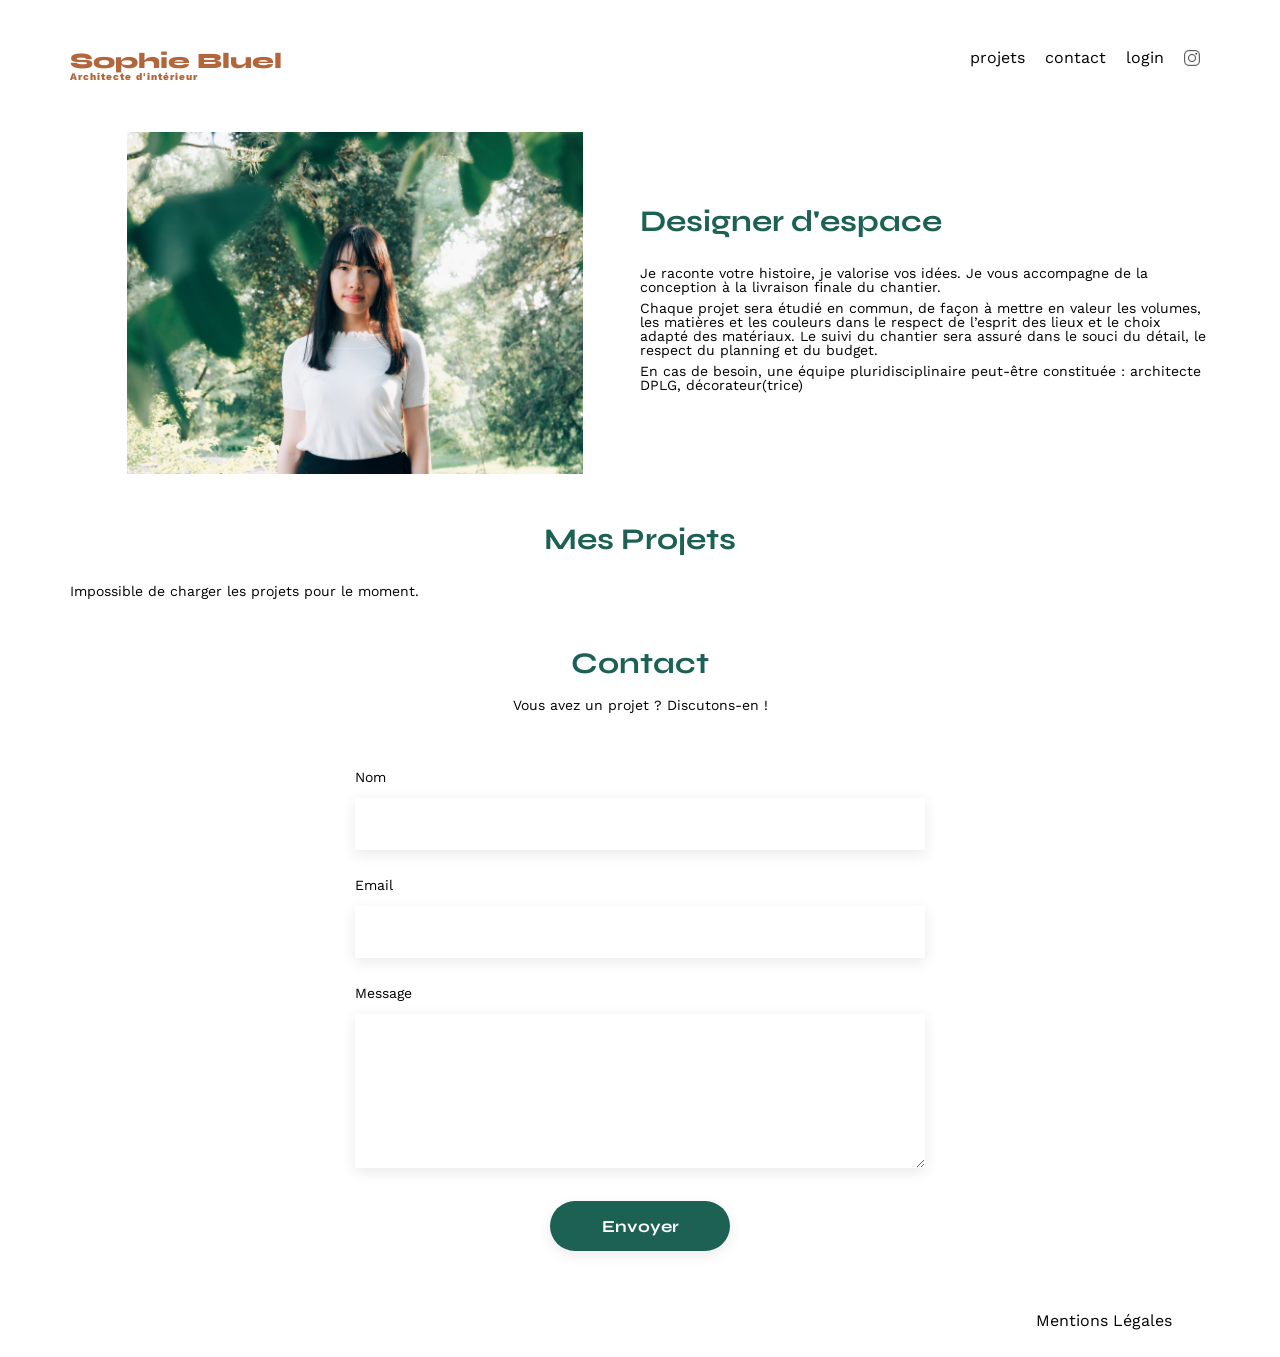
<file: FrontEnd/index.html>
<!DOCTYPE html>
<html lang="fr">
<head>
	<meta charset="UTF-8">
	<title>Sophie Bluel - Architecte d'intérieur</title>
	<meta name="viewport" content="width=device-width, initial-scale=1.0">
	<link rel="preconnect" href="https://fonts.googleapis.com">
	<link rel="preconnect" href="https://fonts.gstatic.com" crossorigin>
	<link href="https://fonts.googleapis.com/css2?family=Syne:wght@700;800&family=Work+Sans&display=swap" rel="stylesheet">
	<meta name="description" content="">
	<link rel="stylesheet" href="./assets/style.css">
</head>
<body>
	<header>
		<h1>Sophie Bluel <span>Architecte d'intérieur</span></h1>
		<nav>
			<ul>
				<li><a href="#portfolio">projets</a></li>
				<li><a href="#contact">contact</a></li>
				<li><a href="./login.html" class="nav-login">login</a></li>
				<li><img src="./assets/icons/instagram.png" alt="Instagram"></li>
		</ul>
	</nav>
</header>
<main>
	<section id="introduction">
		<figure>
			<img src="./assets/images/sophie-bluel.png" alt="">
		</figure>
		<article>
			<h2>Designer d'espace</h2>
			<p>Je raconte votre histoire, je valorise vos idées. Je vous accompagne de la conception à la livraison finale du chantier.</p>
			<p>Chaque projet sera étudié en commun, de façon à mettre en valeur les volumes, les matières et les couleurs dans le respect de l’esprit des lieux et le choix adapté des matériaux. Le suivi du chantier sera assuré dans le souci du détail, le respect du planning et du budget.</p>
			<p>En cas de besoin, une équipe pluridisciplinaire peut-être constituée : architecte DPLG, décorateur(trice)</p>
		</article>
	</section>
	<section id="portfolio">
		<div class="portfolio-header">
			<h2>Mes Projets</h2>
		</div>
		<div class="gallery">
		</div>
	</section>
	<section id="contact">
		<h2>Contact</h2>
		<p>Vous avez un projet ? Discutons-en !</p>
		<form action="#" method="post">
			<label for="name">Nom</label>
			<input type="text" name="name" id="name">
			<label for="email">Email</label>
			<input type="email" name="email" id="email">
			<label for="message">Message</label>
			<textarea name="message" id="message" cols="30" rows="10"></textarea>
			<input type="submit" value="Envoyer">
		</form>
	</section>
</main>

<footer>
	<nav>
		<ul>
			<li>Mentions Légales</li>
		</ul>
	</nav>
</footer>
<script type="module" src="./assets/js/main.js"></script>
</body>
</html>
</file>
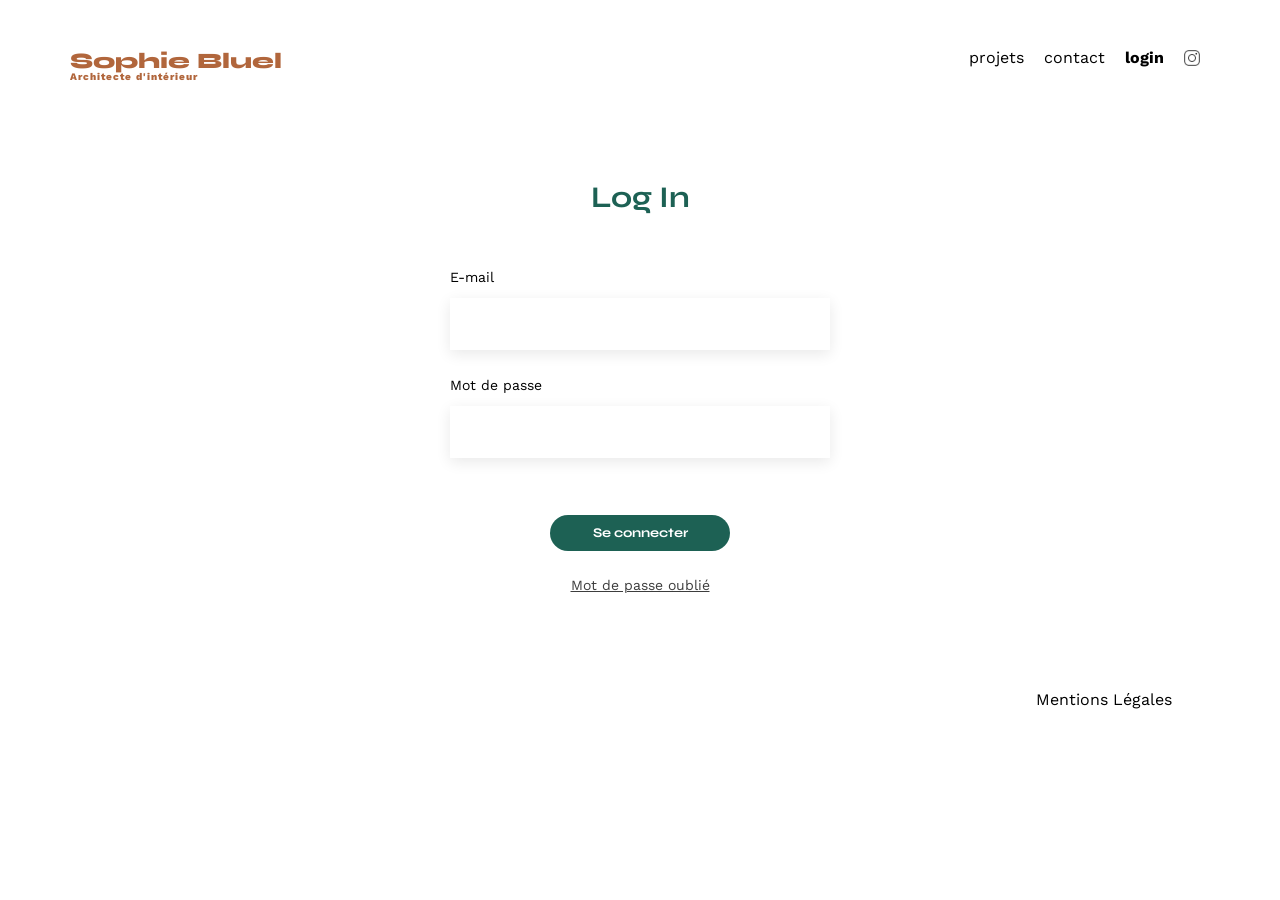
<file: FrontEnd/login.html>
<!DOCTYPE html>
<html lang="fr">
<head>
	<meta charset="UTF-8">
	<title>Sophie Bluel - Connexion</title>
	<meta name="viewport" content="width=device-width, initial-scale=1.0">
	<link rel="preconnect" href="https://fonts.googleapis.com">
	<link rel="preconnect" href="https://fonts.gstatic.com" crossorigin>
	<link href="https://fonts.googleapis.com/css2?family=Syne:wght@700;800&family=Work+Sans&display=swap" rel="stylesheet">
	<link rel="stylesheet" href="./assets/style.css">
</head>
<body>
	<header>
		<h1>Sophie Bluel <span>Architecte d'intérieur</span></h1>
		<nav>
			<ul>
				<li><a href="./index.html#portfolio">projets</a></li>
				<li><a href="./index.html#contact">contact</a></li>
				<li class="nav-active"><a href="./login.html">login</a></li>
				<li><img src="./assets/icons/instagram.png" alt="Instagram"></li>
			</ul>
		</nav>
	</header>
	<main>
		<section id="login">
			<h2>Log In</h2>
			<form action="#" method="post">
				<label for="email">E-mail</label>
				<input type="email" name="email" id="email" required>
				<label for="password">Mot de passe</label>
				<input type="password" name="password" id="password" required>
				<p class="login-error"></p>
				<input type="submit" value="Se connecter">
			</form>
			<a href="#" class="login-forgot">Mot de passe oublié</a>
		</section>
	</main>
	<footer>
		<nav>
			<ul>
				<li>Mentions Légales</li>
			</ul>
		</nav>
	</footer>
	<script type="module" src="./assets/js/login.js"></script>
</body>
</html>
</file>
<file: FrontEnd/assets/style.css>
/* http://meyerweb.com/eric/tools/css/reset/
   v2.0 | 20110126
   License: none (public domain)
*/

html, body, div, span, applet, object, iframe,
h1, h2, h3, h4, h5, h6, p, blockquote, pre,
a, abbr, acronym, address, big, cite, code,
del, dfn, em, img, ins, kbd, q, s, samp,
small, strike, strong, sub, sup, tt, var,
b, u, i, center,
dl, dt, dd, ol, ul, li,
fieldset, form, label, legend,
table, caption, tbody, tfoot, thead, tr, th, td,
article, aside, canvas, details, embed,
figure, figcaption, footer, header, hgroup,
menu, nav, output, ruby, section, summary,
time, mark, audio, video {
	margin: 0;
	padding: 0;
	border: 0;
	font-size: 100%;
	font: inherit;
	vertical-align: baseline;
}
/* HTML5 display-role reset for older browsers */
article, aside, details, figcaption, figure,
footer, header, hgroup, menu, nav, section {
	display: block;
}
body {
	line-height: 1;
}
ol, ul {
	list-style: none;
}
blockquote, q {
	quotes: none;
}
blockquote:before, blockquote:after,
q:before, q:after {
	content: '';
	content: none;
}
table {
	border-collapse: collapse;
	border-spacing: 0;
}
/** end reset css**/
:root {
	--main-color: #1D6154;
	--color-text: #3D3D3D;
	--color-secondary: #0E2F28;
}

body {
	max-width: 1140px;
	margin:auto;
	font-family: 'Work Sans' ;
	font-size: 14px;
}
header {
	display: flex;
	justify-content: space-between;
	margin: 50px 0
}
section {
	margin: 50px 0
}

h1{
	display: flex;
	flex-direction: column;
	font-family: 'Syne';
	font-size: 22px;
	font-weight: 800;
	color: #B1663C
}

h1 > span {
	font-family: 'Work Sans';
	font-size:10px;
	letter-spacing: 0.1em;
;
}

h2{
	font-family: 'Syne';
	font-weight: 700;
	font-size: 30px;
	color: var(--main-color)
}
nav ul {
	display: flex;
	align-items: center;
	list-style-type: none;

}
nav li {
	padding: 0 10px;
	font-size: 16px;
}

nav img {
	display: block;
	width: 16px;
}

nav a {
	color: inherit;
	text-decoration: none;
}

nav li:hover,
.nav-active {
	font-weight: 700;
}

#introduction {
	display: flex;
	align-items: center;
}
#introduction figure {
	flex: 1
}
#introduction img {
	display: block;
	margin: auto;
	width: 80%;
}

#introduction article {
	flex: 1
}
#introduction h2 {
	margin-bottom: 1em;
}

#introduction p {
	margin-bottom: 0.5em;
}
#portfolio h2 {
	text-align: center;
	margin-bottom: 1em;
}

.portfolio-header {
	display: flex;
	justify-content: center;
	align-items: baseline;
	gap: 30px;
}

.edit-mode {
	padding-top: 59px;
}

.edit-banner {
	position: absolute;
	top: 0;
	left: 0;
	right: 0;
	height: 59px;
	display: flex;
	justify-content: center;
	align-items: center;
	gap: 10px;
	font-family: 'Work Sans';
	font-size: 16px;
	color: white;
	background-color: black;
}

.edit-btn {
	display: flex;
	align-items: center;
	gap: 10px;
	padding: 0;
	font-family: 'Work Sans';
	font-size: 14px;
	color: black;
	background: none;
	border: none;
	cursor: pointer;
}
.gallery {
	width: 100%;
	display: grid;
	grid-template-columns: 1fr 1fr 1fr;
	grid-column-gap: 20px;
	grid-row-gap: 20px;
}

.gallery img {
	width: 100%;
	display: block;
}

/* Titre sous chaque projet de la galerie */
.gallery figcaption {
	margin-top: 7px;
	font-family: 'Work Sans';
	font-size: 13px;
	line-height: 1.3;
	color: var(--color-text);
}

/* Filtres de la galerie (générés par categories.js) */
.filters {
	display: flex;
	justify-content: center;
	flex-wrap: wrap;
	gap: 10px;
	margin-bottom: 50px;
}

.filter-btn {
	font-family: 'Syne';
	font-weight: 700;
	font-size: 16px;
	color: var(--main-color);
	background-color: white;
	border: 1px solid var(--main-color);
	border-radius: 60px;
	padding: 9px 25px;
	cursor: pointer;
	transition: background-color 0.2s, color 0.2s;
}

/* Survol et bouton sélectionné : fond vert, texte blanc */
.filter-btn:hover,
.filter-btn.active {
	background-color: var(--main-color);
	color: white;
}
#contact {
	width: 50%;
margin: auto;
}
#contact > * {
	text-align: center;

}
#contact h2{
	margin-bottom: 20px;
}
#contact form {
	text-align: left;
	margin-top:30px;
	display: flex;
	flex-direction: column;
}

#contact input {
	height: 50px;
	font-size: 1.2em;
	border: none;
	box-shadow: 0px 4px 14px rgba(0, 0, 0, 0.09);
}
#contact label {
	margin: 2em 0 1em 0;
}
#contact textarea {
	border: none;
	box-shadow: 0px 4px 14px rgba(0, 0, 0, 0.09);
}

input[type="submit"]{
	font-family: 'Syne';
	font-weight: 700;
	color: white;
	background-color: var(--main-color);
	margin : 2em auto ;
	width: 180px;
	text-align: center;
	border-radius: 60px ;
}

input[type="submit"]:hover,
.modal-add-btn:hover {
	background-color: var(--color-secondary);
}

input[type="submit"]:disabled {
	background-color: #A7A7A7;
	cursor: not-allowed;
}

#login {
	width: 380px;
	max-width: 100%;
	margin: 100px auto;
	text-align: center;
}

#login form {
	display: flex;
	flex-direction: column;
	text-align: left;
	margin-top: 30px;
}

#login label {
	margin: 2em 0 1em 0;
}

#login input[type="email"],
#login input[type="password"] {
	height: 50px;
	font-size: 1.2em;
	border: none;
	box-shadow: 0px 4px 14px rgba(0, 0, 0, 0.09);
}

#login input[type="submit"] {
	height: 36px;
	border: none;
	cursor: pointer;
}

.login-error {
	min-height: 1.2em;
	margin-top: 1em;
	color: #D65353;
	text-align: center;
}

.login-forgot {
	color: var(--color-text);
}

footer nav ul {
	display: flex;
	justify-content: flex-end;
	margin: 2em
}

/* Modale "Mes projets" (générée par modal.js) */
.modal {
	display: none; /* cachée par défaut */
	position: fixed;
	inset: 0;
	z-index: 100;
	align-items: center;
	justify-content: center;
	background-color: rgba(0, 0, 0, 0.3);
}

.modal--open {
	display: flex;
}

.modal-wrapper {
	position: relative;
	width: 630px;
	max-width: calc(100% - 32px);
	max-height: calc(100vh - 32px);
	overflow-y: auto;
	box-sizing: border-box;
	padding: 60px 105px 45px;
	background-color: white;
	border-radius: 10px;
}

.modal-close {
	position: absolute;
	top: 20px;
	right: 25px;
	font-size: 28px;
	line-height: 1;
	color: var(--color-text);
	background: none;
	border: none;
	cursor: pointer;
}

.modal-title {
	font-family: 'Work Sans';
	font-size: 26px;
	text-align: center;
	color: black;
	margin-bottom: 45px;
}

/* Miniatures des works dans la modale */
.modal-gallery {
	display: grid;
	grid-template-columns: repeat(5, 1fr);
	gap: 9px;
	padding-bottom: 45px;
	border-bottom: 1px solid #B3B3B3;
}

.modal-figure {
	position: relative;
}

.modal-figure img {
	display: block;
	width: 100%;
	aspect-ratio: 3 / 4;
	object-fit: cover;
}

/* Bouton poubelle en haut à droite de chaque miniature */
.modal-delete {
	position: absolute;
	top: 6px;
	right: 5px;
	display: flex;
	align-items: center;
	justify-content: center;
	width: 17px;
	height: 17px;
	padding: 0;
	color: white;
	background-color: black;
	border: none;
	border-radius: 2px;
	cursor: pointer;
}

.modal-delete:hover {
	background-color: var(--main-color);
}

.modal-delete img {
	width: auto;
	aspect-ratio: auto;
}


.visually-hidden {
	position: absolute;
	width: 1px;
	height: 1px;
	overflow: hidden;
	clip: rect(0 0 0 0);
	white-space: nowrap;
}

.modal-back {
	position: absolute;
	top: 20px;
	left: 25px;
	padding: 0;
	background: none;
	border: none;
	cursor: pointer;
}

.modal-add-btn {
	display: block;
	width: 237px;
	height: 36px;
	margin: 40px auto 0;
	font-family: 'Syne';
	font-weight: 700;
	font-size: 14px;
	color: white;
	background-color: var(--main-color);
	border: none;
	border-radius: 60px;
	cursor: pointer;
}

.add-form {
	display: flex;
	flex-direction: column;
}

.upload-zone {
	display: flex;
	justify-content: center;
	align-items: center;
	height: 169px;
	background-color: #E8F1F6;
	border-radius: 3px;
	cursor: pointer;
}

.upload-placeholder {
	display: flex;
	flex-direction: column;
	align-items: center;
	gap: 7px;
	color: #B9C5CC;
}

.upload-btn {
	padding: 10px 33px;
	font-size: 14px;
	color: #306685;
	background-color: #CBD6DC;
	border-radius: 50px;
}

.upload-info {
	font-size: 10px;
	color: #444444;
}

.upload-preview {
	display: none;
	height: 100%;
	object-fit: contain;
}

.upload-zone.has-preview .upload-placeholder {
	display: none;
}

.upload-zone.has-preview .upload-preview {
	display: block;
}

.add-form label[for="photo-title"],
.add-form label[for="photo-category"] {
	margin: 30px 0 10px;
	font-size: 14px;
	color: var(--color-text);
}

.add-form input[type="text"],
.add-form select {
	height: 51px;
	padding: 0 15px;
	font-family: 'Work Sans';
	font-size: 14px;
	background-color: white;
	border: none;
	box-shadow: 0px 4px 14px rgba(0, 0, 0, 0.09);
}

.add-error {
	min-height: 1.2em;
	margin-top: 30px;
	padding-bottom: 10px;
	color: #D65353;
	text-align: center;
	border-bottom: 1px solid #B3B3B3;
}

.add-form input[type="submit"] {
	width: 237px;
	height: 36px;
	margin: 32px auto 0;
	border: none;
}

.add-form input[type="submit"]:enabled {
	cursor: pointer;
}
</file>
